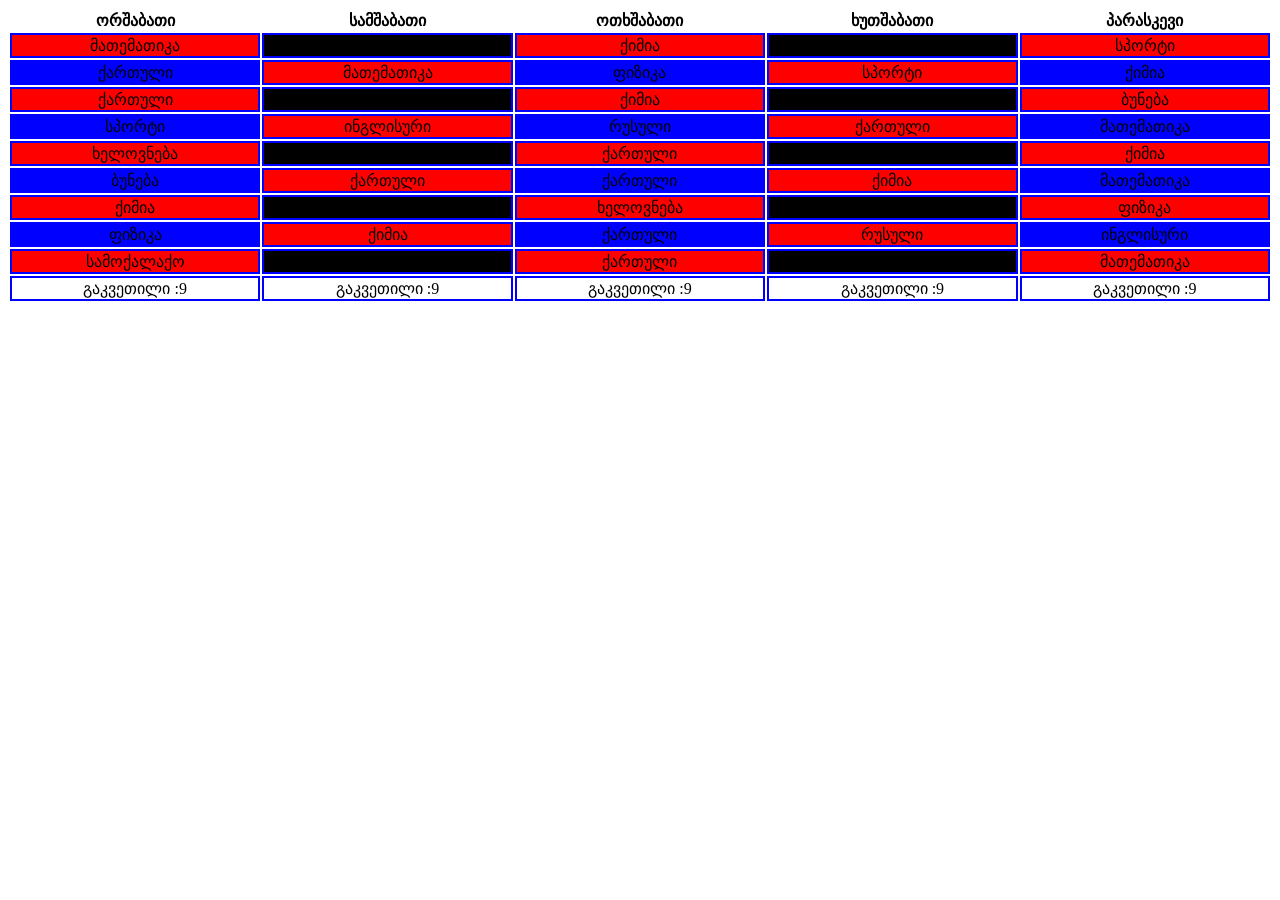
<file: cxrili.html>
<!DOCTYPE html>
<html lang="en">
  <head>
    <meta charset="UTF-8" />
    <meta name="viewport" content="width=device-width, initial-scale=1.0" />
    <link rel="stylesheet" href="cxrilisstili.css" />
    <title>Document</title>
  </head>
  <body>
    <table>
      <thead>
        <tr>
          <th>ორშაბათი</th>
          <th>სამშაბათი</th>
          <th>ოთხშაბათი</th>
          <th>ხუთშაბათი</th>
          <th>პარასკევი</th>
        </tr>
      </thead>
      <tbody>
        <tr>
          <td>მათემათიკა</td>
          <td>ფიზიკა</td>
          <td>ქიმია</td>
          <td>მათემათიკა</td>
          <td>სპორტი</td>
        </tr>
        <tr>
          <td>ქართული</td>
          <td>მათემათიკა</td>
          <td>ფიზიკა</td>
          <td>სპორტი</td>
          <td>ქიმია</td>
        </tr>
        <tr>
          <td>ქართული</td>
          <td>ფიზიკა</td>
          <td>ქიმია</td>
          <td>ხელოვნება</td>
          <td>ბუნება</td>
        </tr>
        <tr>
          <td>სპორტი</td>
          <td>ინგლისური</td>
          <td>რუსული</td>
          <td>ქართული</td>
          <td>მათემათიკა</td>
        </tr>
        <tr>
          <td>ხელოვნება</td>
          <td>ქართული</td>
          <td>ქართული</td>
          <td>მათემათიკა</td>
          <td>ქიმია</td>
        </tr>
        <tr>
          <td>ბუნება</td>
          <td>ქართული</td>
          <td>ქართული</td>
          <td>ქიმია</td>
          <td>მათემათიკა</td>
        </tr>
        <tr>
          <td>ქიმია</td>
          <td>სპორტი</td>
          <td>ხელოვნება</td>
          <td>ბუნება</td>
          <td>ფიზიკა</td>
        </tr>
        <tr>
          <td>ფიზიკა</td>
          <td>ქიმია</td>
          <td>ქართული</td>
          <td>რუსული</td>
          <td>ინგლისური</td>
        </tr>
        <tr>
          <td>სამოქალაქო</td>
          <td>ქართული</td>
          <td>ქართული</td>
          <td>ქიმია</td>
          <td>მათემათიკა</td>
        </tr>
      </tbody>
      <tfoot>
        <tr>
          <td>გაკვეთილი :9</td>
          <td>გაკვეთილი :9</td>
          <td>გაკვეთილი :9</td>
          <td>გაკვეთილი :9</td>
          <td>გაკვეთილი :9</td>
        </tr>
      </tfoot>
    </table>
  </body>
</html>
</file>
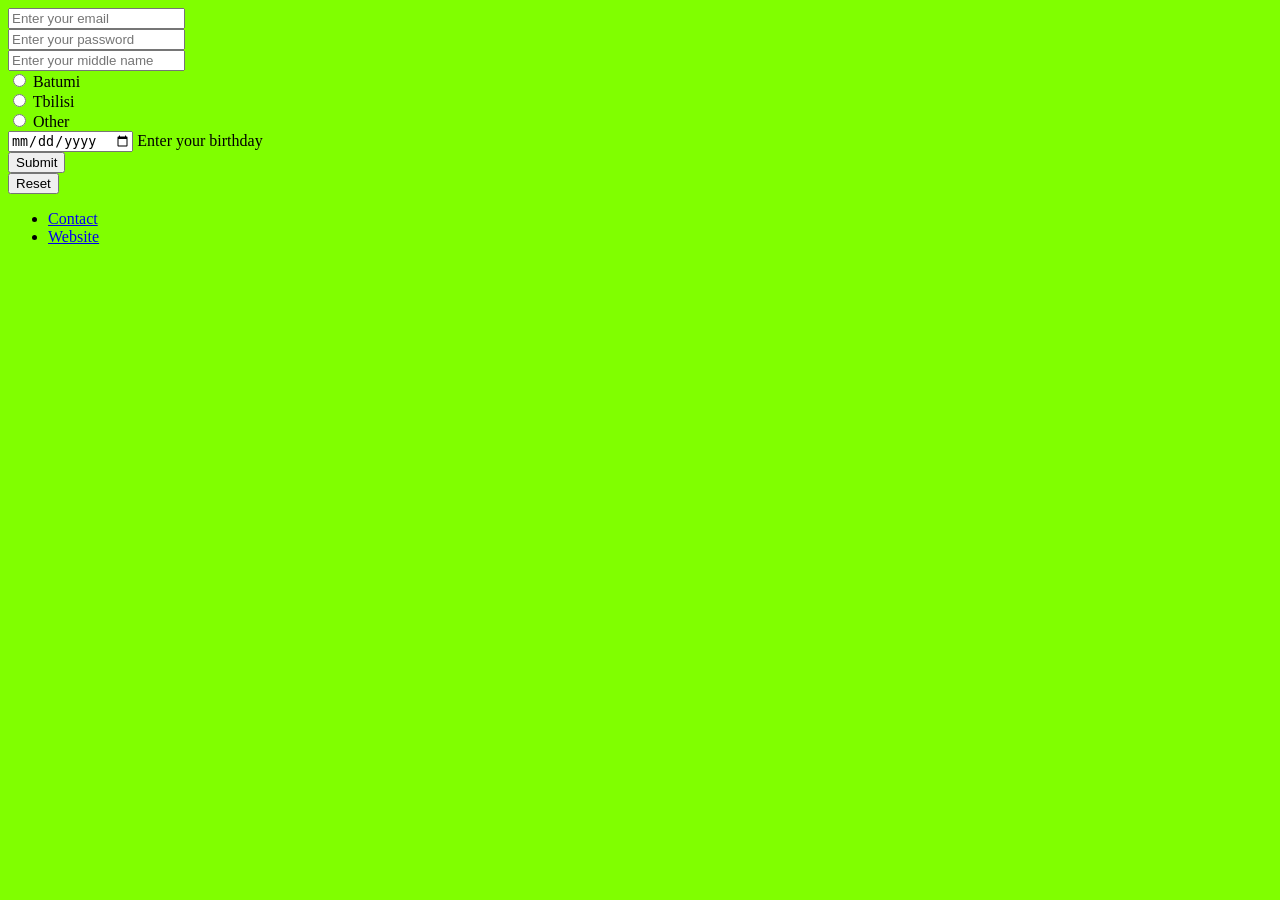
<file: mesamehw.html>
<!DOCTYPE html>
<html lang="en">
  <head>
    <meta charset="UTF-8" />
    <meta name="viewport" content="width=device-width, initial-scale=1.0" />
    <title>Document</title>
    <style>
      body {
        background-color: rgb(128, 255, 0);
      }
    </style>
  </head>
  <body>
    <div style="display: inline-table">
      <form action="">
        <input
          type="email"
          name="mail"
          id="mm"
          placeholder="Enter your email"
          required
        />
        <label for="mm"></label>
        <br />
        <input
          type="password"
          name="psw"
          id="password"
          placeholder="Enter your password"
          required
        />
        <label for="password"></label>
        <br />
        <input
          type="text"
          name="tek"
          id="tkst"
          placeholder="Enter your middle name"
          pattern="[A-Z]+"
        />
        <label for="tkst"></label>
        <br />
        <input type="radio" name="kalaki" id="Batumi" />
        <label for="Batumi">Batumi</label>
        <br />
        <input type="radio" name="kalaki" id="Tbilisi" />
        <label for="Tbilisi">Tbilisi</label>
        <br />
        <input type="radio" name="kalaki" id="Other" />
        <label for="Other">Other</label>
        <br />
        <input type="date" name="tarigi" id="dge" />
        <label for="dge">Enter your birthday</label>
        <br />
        <input type="Submit" name="" id="" />
        <br />
        <input type="reset" name="" id="" />
        <br />

        <nav>
          <ul>
            <li>
              <a href="https://www.imdb.com/title/tt0118884/" target="_blank"
                >Contact</a
              >
            </li>
            <li>
              <a href="https://templepharmacy.world" target="">Website</a>
            </li>
          </ul>
        </nav>
      </form>
    </div>
  </body>
</html>
</file>
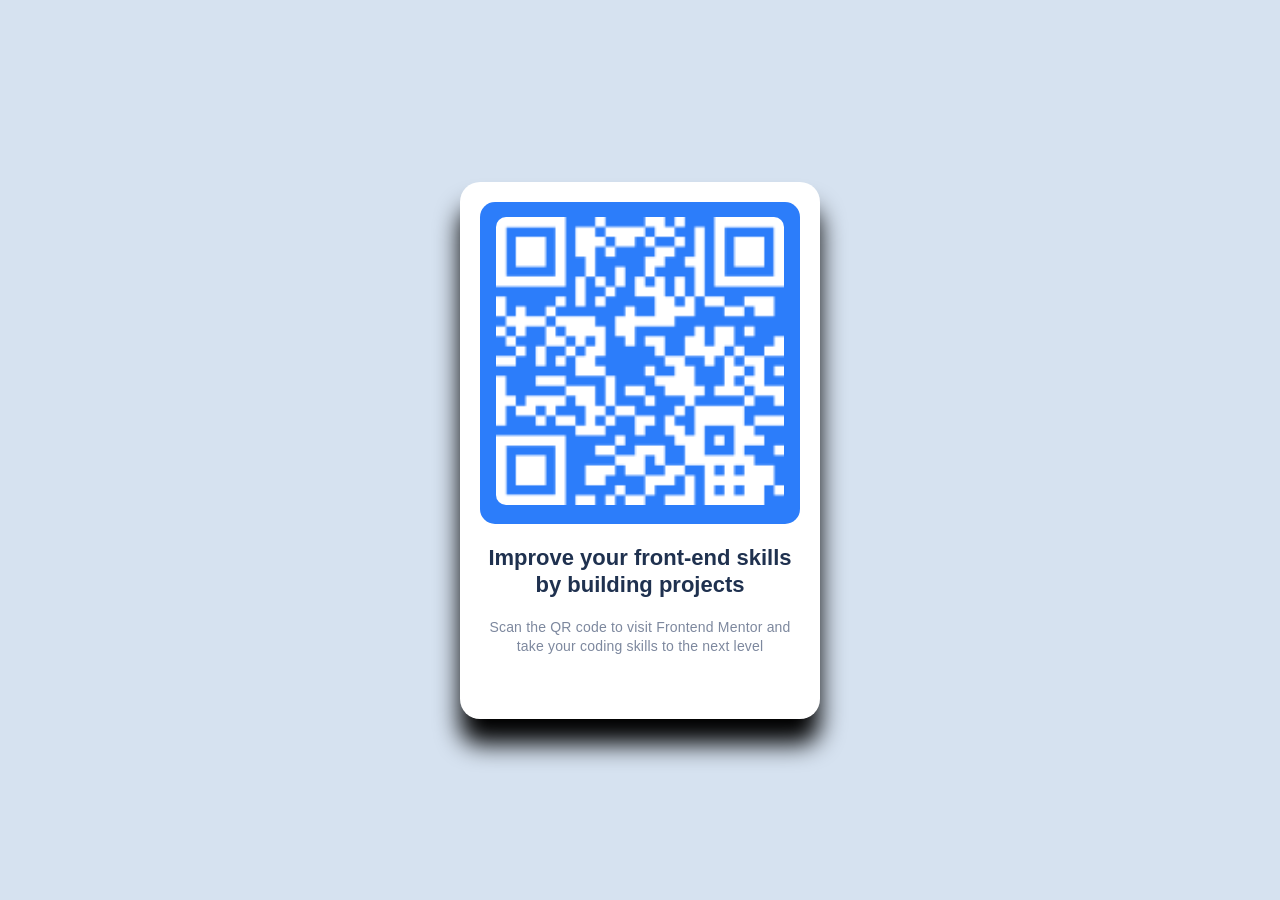
<file: qrcode.html>
<!DOCTYPE html>
<html lang="en">
  <head>
    <meta charset="UTF-8" />
    <meta name="viewport" content="width=device-width, initial-scale=1.0" />
    <title>QR Code Component</title>
    <link rel="stylesheet" href="code.css" />
  </head>
  <body>
    <div class="card">
      <div class="blue-background">
        <div class="qr-container">
          <img src="qr-code.png" alt="QR Code" class="qr-code" />
        </div>
      </div>
      <h1>Improve your front-end skills by building projects</h1>
      <p>
        Scan the QR code to visit Frontend Mentor and take your coding skills to
        the next level
      </p>
    </div>
  </body>
</html>
</file>
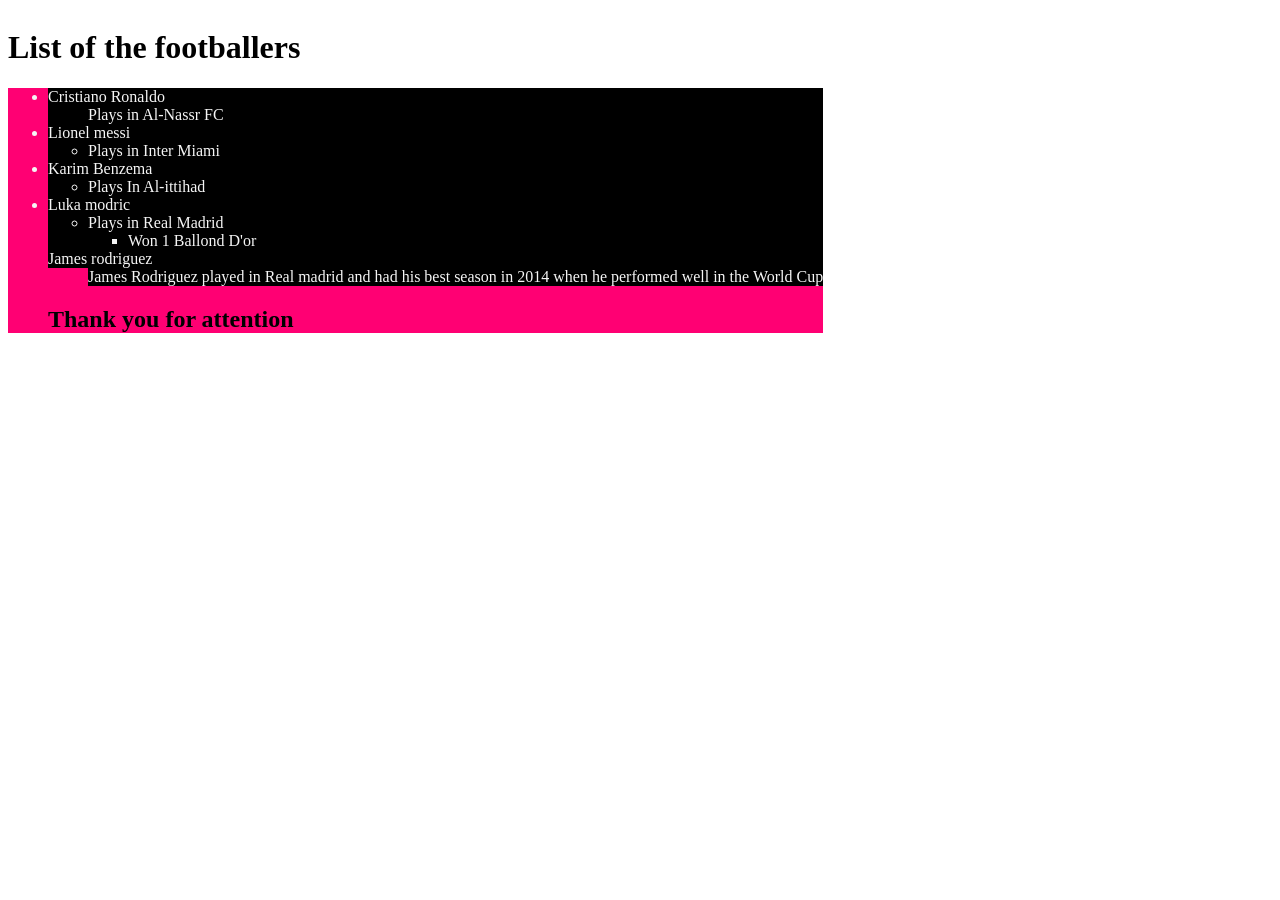
<file: secondhw.html>
<!DOCTYPE html>
<html lang="en">
<head>
    <meta charset="UTF-8">
    <meta name="viewport" content="width=device-width, initial-scale=1.0">
    <title>Document</title>
</head>
<body>
    <div style="display: inline-table;">
        <h1>List of the footballers</h1>
    </ol>
    <ul style="background-color: rgb(255, 0, 115);">
      <li style="background-color: rgb(0, 0, 0); color: whitesmoke;">Cristiano Ronaldo
    <ul>Plays in Al-Nassr FC</ul></li>
      <li style="background-color: black; color: whitesmoke;">
        Lionel messi
        <ul>
          <li>Plays in Inter Miami</li>
        </ul>
      </li>
      <li style="background-color: black;color: whitesmoke;">
        Karim Benzema <ul>
            <li>
                Plays In Al-ittihad
            </li>
        </ul> 
        <li style="background-color: black; color: whitesmoke;">
            Luka modric
            <ul>
              <li>Plays in Real Madrid</li>
              <ul>
                <li> Won 1 Ballond D'or</li>
              </ul>
            </ul>
          </li>
          <dil>
            <dt style="background-color: black;color: whitesmoke;">James rodriguez</dt>
            <dd style="background-color: black; color: whitesmoke;"> James Rodriguez played in Real madrid and had his best season in 2014 when he performed well in the World Cup</dd>
            <h2>Thank you for attention</h2>
          </dil>
        </ul>
      </li>
    </ul>
</div>
    
</body>
</html>
</file>
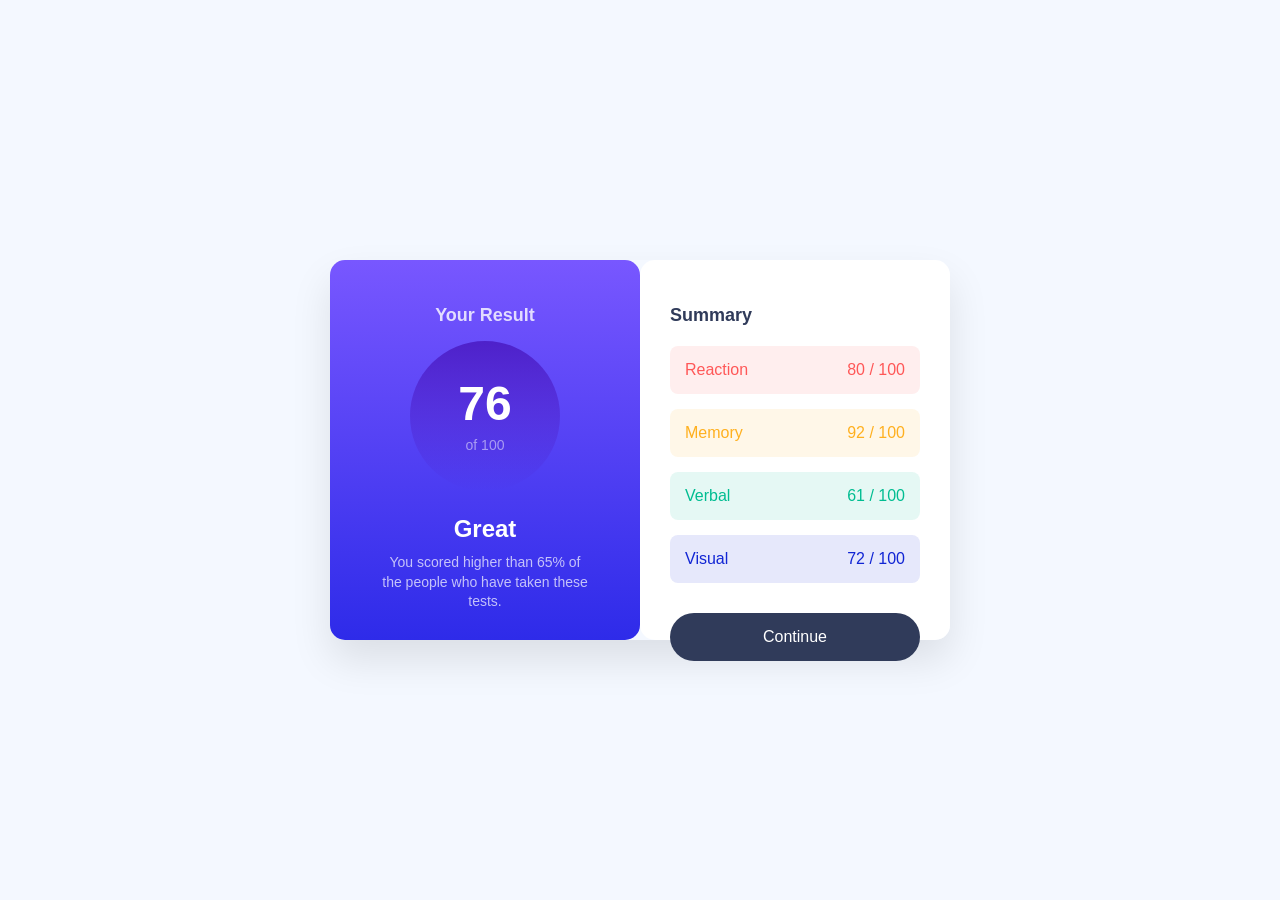
<file: shualeduri.html>
<!DOCTYPE html>
<html lang="en">
<head>
    <meta charset="UTF-8">
    <meta name="viewport" content="width=device-width, initial-scale=1.0">
    <title>Results Summary Component</title>
    <link rel="stylesheet" href="shualeduri.css">
</head>
<body>
    <main class="wrapper">
        <div class="container">
            <h2>Your Result</h2>
            <div class="circle">
                <div class="score">
                    <span class="status">76</span>
                    <span class="description">of 100</span>
                </div>
            </div>
            <h3 class="status">Great</h3>
            <p class="description">You scored higher than 65% of the people who have taken these tests.</p>
        </div>
        
        <div class="summary">
            <h2>Summary</h2>
            <ul>
                <li class="reaction">
                    <span>Reaction</span>
                    <span>80 / 100</span>
                </li>
                <li class="memory">
                    <span>Memory</span>
                    <span>92 / 100</span>
                </li>
                <li class="verbal">
                    <span>Verbal</span>
                    <span>61 / 100</span>
                </li>
                <li class="visual">
                    <span>Visual</span>
                    <span>72 / 100</span>
                </li>
            </ul>
            <button>Continue</button>
        </div>
    </main>
</body>
</html>
</file>
<file: cxrilisstili.css>
table {
    width: 100%;
 }
td {
    text-align: center;
    border: 2px solid blue;
}
table tbody tr:nth-child(odd) td:nth-child(odd) {
    background-color: red;
}
table tbody tr:nth-child(odd) td:nth-child(even) {
    background-color: black;
}
table tbody tr:nth-child(even) td:nth-child(odd) {
    background-color: blue;
}
table tbody tr:nth-child(even) td:nth-child(even) {
    background-color: red;
}
</file>
<file: code.css>
body {
  font-family: Arial, sans-serif;
  background-color: #d6e2f0;
  display: flex;
  justify-content: center;
  align-items: center;
  min-height: 100vh;
  margin: 0;
}

.card {
  background-color: white;
  border-radius: 15px;
  padding: 20px;
  width: 320px;
  height: 497px;
  top: 152px;
  left: 560px;
  border-radius: 20px;
  text-align: center;
  box-shadow: 0px 25px 25px 0px;
}
.blue-background {
  background-color: #2c7dfa;
  border-radius: 15px;
  padding: 15px;
  margin-bottom: 20px;
  display: flex;
  justify-content: center;
  align-items: center;
}

.qr-container {
  display: inline-block;
}

.qr-code {
  width: 288px;
  height: 288px;
  top: 168px;
  left: 576px;
  border-radius: 10px;
}

h1 {
  font-size: 22px;
  margin: 20px 0;
  line-height: 27.2px;
  align-items: center;
  color: #1f314f;
}

p {
  font-size: 14px;
  color: #7d889e;
  size: 15px;
  line-height: 18.9px;
  letter-spacing: 0.19px;
  align-items: center;
  margin: 0;
}
</file>
<file: shualeduri.css>
body {
  font-family: Arial, sans-serif;
  background-color: #f4f8ff;
  display: flex;
  justify-content: center;
  align-items: center;
  min-height: 100vh;
  margin: 0;
}
.wrapper {
  display: flex;
  gap: 0;
  box-shadow: 0 20px 40px rgba(0, 0, 0, 0.1);
  border-radius: 15px;
}
.container,
.summary {
  background-color: #fff;
  border-radius: 15px;
  padding: 30px;
  width: 250px;
  height: 320px;
  text-align: center;
}
.container {
  background: linear-gradient(to bottom, #7857ff, #2e2be9);
  color: #fff;
}
h2 {
  font-size: 18px;
  margin-bottom: 15px;
  color: #cac9ff;
}
.container h2 {
  color: rgba(255, 255, 255, 0.8);
}
.circle {
  width: 150px;
  height: 150px;
  border-radius: 50%;
  background: linear-gradient(to bottom,hsla(256, 72%, 46%, 1),hsla(241, 72%, 46%, 0));
  display: flex;
  justify-content: center;
  align-items: center;
  margin: 0 auto 20px;
}

.score {
  display: flex;
  flex-direction: column;
  align-items: center;
}

.score .status {
  font-size: 48px;
  font-weight: bold;
  margin-bottom: 5px;
}

.score .description {
  color: rgba(255, 255, 255, 0.5);
  font-size: 14px;
}

.status {
  font-size: 24px;
  font-weight: bold;
  margin-bottom: 10px;
}

.description {
  font-size: 14px;
  color: rgba(255, 255, 255, 0.7);
  margin: 0 20px;
  line-height: 1.4;
}

.summary h2 {
  color: #303b5a;
  text-align: left;
  margin-bottom: 20px;
}

ul {
  padding: 0;
  margin-bottom: 30px;
}

li {
  display: flex;
  justify-content: space-between;
  padding: 15px;
  border-radius: 8px;
  margin-bottom: 15px;
  font-weight: 500;
}

.reaction {
  background-color: rgba(255, 87, 87, 0.1);
  color: hsl(0, 100%, 67%);
}

.memory {
  background-color: rgba(255, 176, 31, 0.1);
  color: hsl(39, 100%, 56%);
}

.verbal {
  background-color: rgba(0, 189, 145, 0.1);
  color: hsl(166, 100%, 37%);
}

.visual {
  background-color: rgba(17, 37, 212, 0.1);
  color: hsl(234, 85%, 45%);
}

button {
  background-color: #303b5a;
  color: #fff;
  border: none;
  padding: 15px;
  border-radius: 25px;
  cursor: pointer;
  width: 100%;
  font-size: 16px;
  font-weight: 500;
}

button:hover {
  background: linear-gradient(to bottom, #7857ff, #2e2be9);
}

@media (max-width: 600px) {
  .wrapper {
    flex-direction: column;
    margin: 0;
  }

  .container,
  .summary {
    width: 100%;
    border-radius: 0;
  }

  .container {
    border-radius: 0 0 15px 15px;
  }
}
</file>
